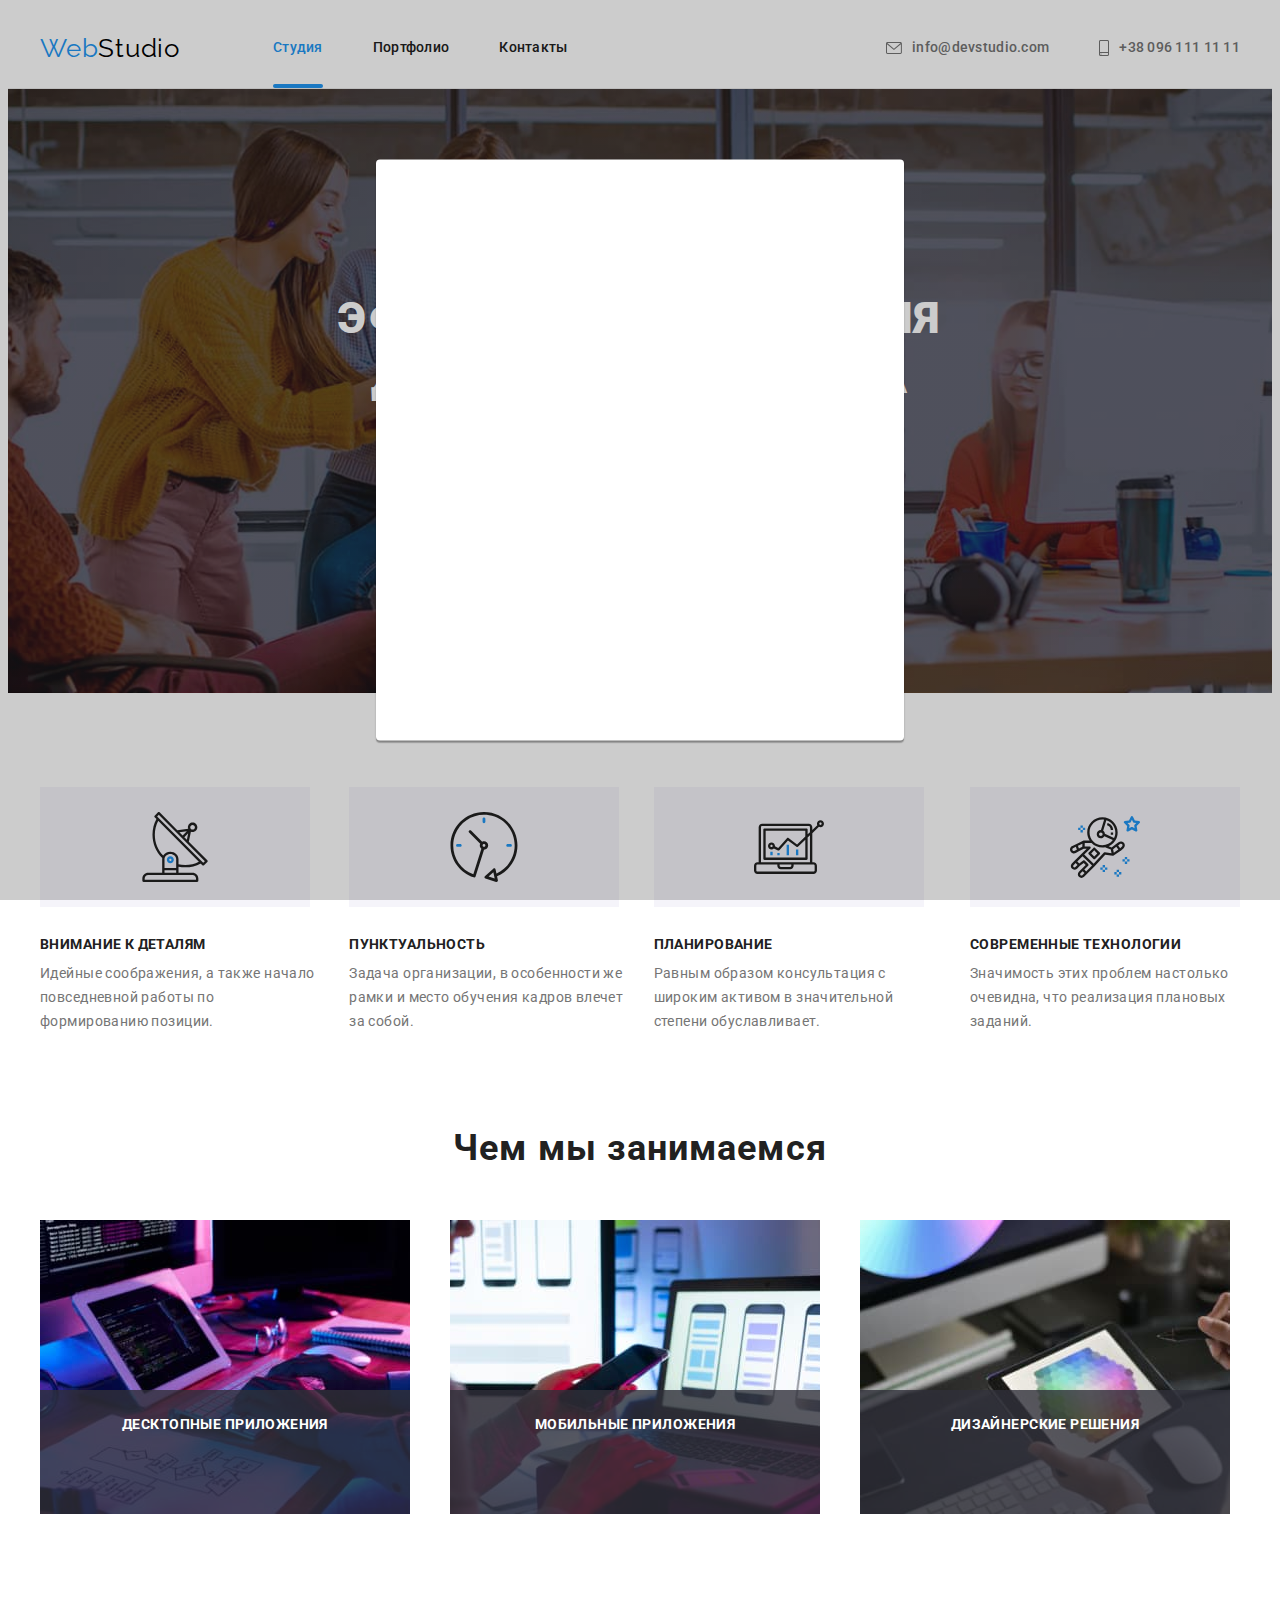
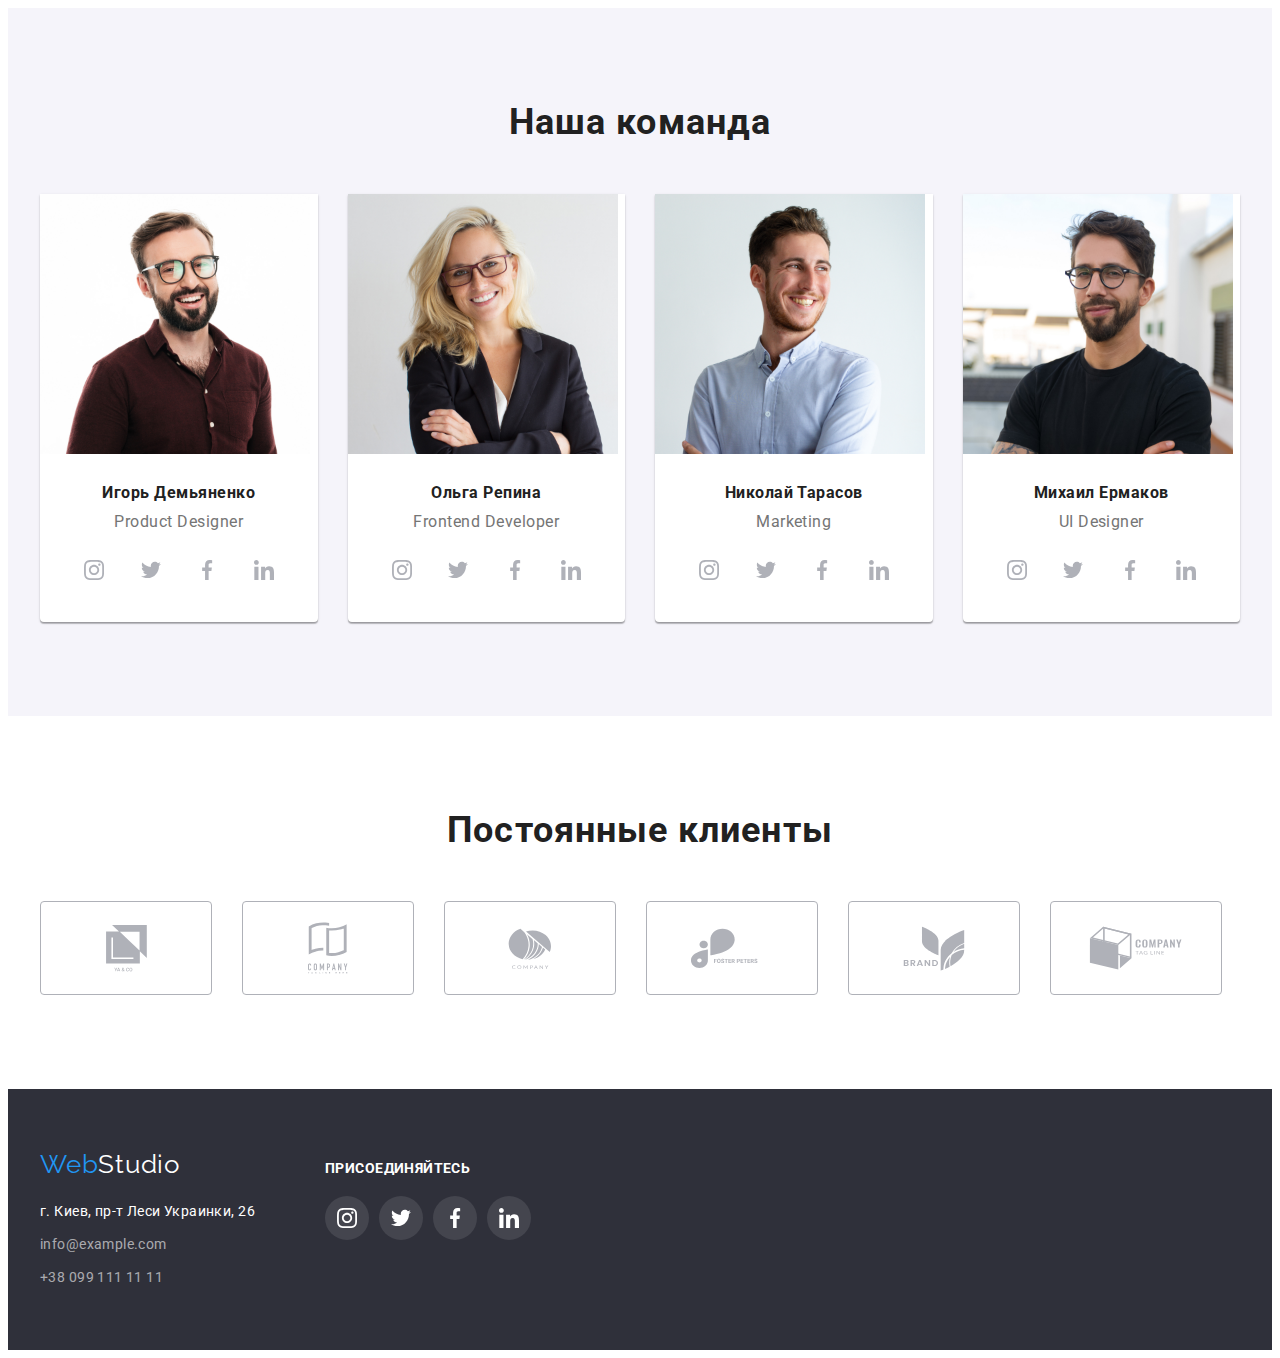
<file: index.html>
<!DOCTYPE html>
<html lang="ru">
    <head>
        <meta charset="UTF-8">
        <meta http-equiv="X-UA-Compatible" content="IE=edge">
        <meta name="viewport" content="width=device-width, initial-scale=1.0">
        <title>Studio</title>
        <link rel="preconnect" href="https://fonts.gstatic.com">
        <link href="https://fonts.googleapis.com/css2?family=Raleway:wght@700&family=Roboto:wght@400;500;700;900&display=swap"
            rel="stylesheet">
        <link rel="stylesheet" href="https://cdnjs.cloudflare.com/ajax/libs/modern-normalize/1.0.0/modern-normalize.min.css"
            integrity="sha512-ISS7cAi1PEhQ8jnbJpJZMd29NlhNj4AWYyLOSp2CE/CsHxTCu+r+t0D2yoJudVrd0/8fTVPUVDzY5Tvli75u/g=="
            crossorigin="anonymous" />
        <link rel="stylesheet" href="./css/style.css" />
    </head>
    <body>
    <!--Navigation-->
        <header class="header">
            <div class="container header-container">
                <nav class="navigation">
                    <a class="link-logo" href="">Web<span class="link-logo-black">Studio</span></a>
                    <ul class="list-navigation">
                        <li class="list-navigation-item"><a class="link studio-link" href="./index.html">Студия</a></li>
                        <li class="list-navigation-item"><a class="link" href="./portfolio.html">Портфолио</a></li>
                        <li class="list-navigation-item"><a class="link" href="">Контакты</a></li>
                    </ul>
                </nav>
                <ul class="list-navigation">
                    <li class="list-navigation-item mail">
                        <a href="mailto:info@devstudio.com" class="link-contact">
                            <svg class="icon-envelope" width="16" height="12">
                                <use href="./images/icons.svg#icon-envelope"></use>
                            </svg>
                        info@devstudio.com</a>
                    </li>
                    <li class="list-navigation-item smartphone">

                        <a href="tel:+380961111111" class="link-contact">
                            <svg class="icon-smartphone" width="10" height="16">
                                <use href="./images/icons.svg#icon-smartphone"></use>
                            </svg>
                        +38 096 111 11 11</a>
                    </li>
                </ul>
            </div>
        </header>

        <!--Main-->
        <main>
            <!--Section main-->
            <section class="section-main section">
                <div class="container">
                    <h1 class="hero-title ">Эффективные решения <br> для вашего бизнеса</h1>
                    <button class="btn" type="button">Заказать услугу</button>
                </div>
            </section>

            <!--Section features-->
            <section class="section-features">
                <div class="container">
                    <h2 class="visually-hidden">Особенности</h2>
                    <ul class="specifics">
                        <li class="section-features-item specifics-list">
                            <div class="icon-features">
                                <svg class="icon-antenna" width="70" height="70">
                                    <use href="./images/icons.svg#icon-antenna"></use>
                                </svg>
                            </div>
                            <h3 class="section-features-title">Внимание к деталям</h3>
                            <p class="section-features-paragraf">Идейные соображения, а также начало повседневной работы по формированию позиции.</p>
                        </li>
                        <li class="section-features-item specifics-list">
                            <div class="icon-features">
                                <svg class="icon-clock" width="70" height="70">
                                    <use href="./images/icons.svg#icon-clock"></use>
                                </svg>
                            </div>
                            <h3 class="section-features-title">Пунктуальность</h3>
                            <p class="section-features-paragraf">Задача организации, в особенности же рамки и место обучения кадров влечет за собой.</p>
                        </li>
                        <li class="section-features-item specifics-list">
                            <div class="icon-features">
                                <svg class="icon-diagram" width="70" height="70">
                                    <use href="./images/icons.svg#icon-diagram"></use>
                                </svg>
                            </div>
                            <h3 class="section-features-title">Планирование</h3>
                            <p class="section-features-paragraf">Равным образом консультация с широким активом в значительной степени обуславливает.</p>
                        </li>
                        <li class="section-features-item specifics-list">
                            <div class="icon-features">
                                <svg class="icon-astronaut" width="70" height="70">
                                    <use href="./images/icons.svg#icon-astronaut"></use>
                                </svg>
                            </div>
                            <h3 class="section-features-title">Современные технологии</h3>
                            <p class="section-features-paragraf">Значимость этих проблем настолько очевидна, что реализация плановых заданий.</p>
                        </li>
                    </ul>
                </div>
            </section>

            <!--Section work-->
            <section class="section-work section">
                <div class="container">
                    <h2 class="title">Чем мы занимаемся</h2>
                    <ul class="master">
                        <li class="section-work-item">
                            <img src="./images/box1.jpg" alt="Планшет" width="370">
                            <p class="section-work-item-paragraf">Десктопные приложения</p>
                        </li>
                        <li class="section-work-item">
                            <img src="./images/box2.jpg" alt="Телефон" width="370">
                            <p class="section-work-item-paragraf">Мобильные приложения</p>
                        </li>
                        <li class="section-work-item">
                            <img src="./images/box3.jpg" alt="Палитра цветов на планшете" width="370">
                            <p class="section-work-item-paragraf">Дизайнерские решения</p>
                        </li>
                    </ul>
                </div>
            </section>

            <!--Team-->
            <section class="section-team section">
                <div class="container">
                    <h2 class="title">Наша команда</h2>
                    <ul class="master">
                        <li class="section-team-item">
                            <img src="./images/img1.jpg" alt="Учасник1" width="270">
                            <div class="master-item">
                                <h3 class="section-team-title">Игорь Демьяненко</h3>
                                <p class="section-team-paragraf" lang="en">Product Designer</p>
                                <ul class="social-list">
                                    <li>
                                        <a href="" class="social-list-link">
                                            <svg class="social-list-icon">
                                                <use href="./images/icons.svg#icon-instagram"></use>
                                            </svg>
                                        </a>
                                    </li>
                                    <li>
                                        <a href="" class="social-list-link">
                                            <svg class="social-list-icon">
                                                <use href="./images/icons.svg#icon-twitter"></use>
                                            </svg>
                                        </a>
                                    </li>
                                    <li>
                                        <a href="" class="social-list-link">
                                            <svg class="social-list-icon">
                                                <use href="./images/icons.svg#icon-facebook"></use>
                                            </svg>
                                        </a>
                                    </li>
                                    <li>
                                        <a href="" class="social-list-link">
                                            <svg class="social-list-icon">
                                                <use href="./images/icons.svg#icon-linkedin"></use>
                                            </svg>
                                        </a>
                                    </li>
                                </ul>
                            </div>
                        </li>
                        <li class="section-team-item">
                            <img src="./images/img2.jpg" alt="Учасник2" width="270">
                            <div class="master-item">
                                <h3 class="section-team-title">Ольга Репина</h3>
                                <p class="section-team-paragraf" lang="en">Frontend Developer</p>
                                <ul class="social-list">
                                    <li>
                                        <a href="" class="social-list-link">
                                            <svg class="social-list-icon">
                                                <use href="./images/icons.svg#icon-instagram"></use>
                                            </svg>
                                        </a>
                                    </li>
                                    <li>
                                        <a href="" class="social-list-link">
                                            <svg class="social-list-icon">
                                                <use href="./images/icons.svg#icon-twitter"></use>
                                            </svg>
                                        </a>
                                    </li>
                                    <li>
                                        <a href="" class="social-list-link">
                                            <svg class="social-list-icon">
                                                <use href="./images/icons.svg#icon-facebook"></use>
                                            </svg>
                                        </a>
                                    </li>
                                    <li>
                                        <a href="" class="social-list-link">
                                            <svg class="social-list-icon">
                                                <use href="./images/icons.svg#icon-linkedin"></use>
                                            </svg>
                                        </a>
                                    </li>
                                </ul>
                            </div>
                        </li>
                        <li class="section-team-item">
                            <img src="./images/img3.jpg" alt="Учасник3" width="270">
                            <div class="master-item">
                                <h3 class="section-team-title">Николай Тарасов</h3>
                                <p class="section-team-paragraf" lang="en">Marketing</p>
                                <ul class="social-list">
                                    <li>
                                        <a href="" class="social-list-link">
                                            <svg class="social-list-icon">
                                                <use href="./images/icons.svg#icon-instagram"></use>
                                            </svg>
                                        </a>
                                    </li>
                                    <li>
                                        <a href="" class="social-list-link">
                                            <svg class="social-list-icon">
                                                <use href="./images/icons.svg#icon-twitter"></use>
                                            </svg>
                                        </a>
                                    </li>
                                    <li>
                                        <a href="" class="social-list-link">
                                            <svg class="social-list-icon">
                                                <use href="./images/icons.svg#icon-facebook"></use>
                                            </svg>
                                        </a>
                                    </li>
                                    <li>
                                        <a href="" class="social-list-link">
                                            <svg class="social-list-icon">
                                                <use href="./images/icons.svg#icon-linkedin"></use>
                                            </svg>
                                        </a>
                                    </li>
                                </ul>
                            </div>
                        </li>
                        <li class="section-team-item">
                            <img src="./images/img4.jpg" alt="Учасник4" width="270">
                            <div class="master-item">
                                <h3 class="section-team-title">Михаил Ермаков</h3>
                                <p class="section-team-paragraf" lang="en">UI Designer</p>
                                <ul class="social-list">
                                    <li>
                                        <a href="" class="social-list-link">
                                            <svg class="social-list-icon">
                                                <use href="./images/icons.svg#icon-instagram"></use>
                                            </svg>
                                        </a>
                                    </li>
                                    <li>
                                        <a href="" class="social-list-link">
                                            <svg class="social-list-icon">
                                                <use href="./images/icons.svg#icon-twitter"></use>
                                            </svg>
                                        </a>
                                    </li>
                                    <li>
                                        <a href="" class="social-list-link">
                                            <svg class="social-list-icon">
                                                <use href="./images/icons.svg#icon-facebook"></use>
                                            </svg>
                                        </a>
                                    </li>
                                    <li>
                                        <a href="" class="social-list-link">
                                            <svg class="social-list-icon">
                                                <use href="./images/icons.svg#icon-linkedin"></use>
                                            </svg>
                                        </a>
                                    </li>
                                </ul>
                            </div>
                        </li>
                    </ul>
                </div>
            </section>

            <!--Clients-->
            <section class="section-clients section">
                <div class="container">
                    <h2 class="title">Постоянные клиенты</h2>
                    <ul class="clients">
                        <li class="client-list">
                            <a href="" class="client-link">
                                <svg class="client-item" width="41" height="46.7">
                                    <use href="./images/icons.svg#icon-company1"></use>
                                </svg>
                            </a>
                        </li>
                        <li class="client-list">
                            <a href="" class="client-link">
                                <svg class="client-item" width="40" height="52">
                                    <use href="./images/icons.svg#icon-company2"></use>
                                </svg>
                            </a>
                        </li>
                        <li class="client-list">
                            <a href="" class="client-link">
                                <svg class="client-item" width="43.46" height="41.18">
                                    <use href="./images/icons.svg#icon-company3"></use>
                                </svg>
                            </a>
                        </li>
                        <li class="client-list">
                            <a href="" class="client-link">
                                <svg class="client-item" width="84.44" height="40.62">
                                    <use href="./images/icons.svg#icon-company4"></use>
                                </svg>
                            </a>
                        </li>
                        <li class="client-list">
                            <a href="" class="client-link">
                                <svg class="client-item" width="62.54" height="45.43">
                                    <use href="./images/icons.svg#icon-company5"></use>
                                </svg>
                            </a>
                        </li>
                        <li class="client-list">
                            <a href="" class="client-link">
                                <svg class="client-item" width="93.79" height="43.93">
                                    <use href="./images/icons.svg#icon-company6"></use>
                                </svg>
                            </a>
                        </li>
                    </ul>
                </div>
            </section>
        </main>
        
        <!--Footer-->
        <footer class="footer">
            <div class="container footer-container">
                <div>
                    <a class="link-logo logofoot" href="">Web<span class="link-logo-white">Studio</span></a>
                    <address>
                        <ul>
                            <li class="footer-address-item location"><p class="country">г. Киев, пр-т Леси Украинки, 26</p></li>
                            <li class="footer-address-item email"><a class="footer-address" href="mailto:info@example.com">info@example.com</a></li>
                            <li class="footer-address-item"><a class="footer-address" href="tel:+380991111111">+38 099 111 11 11</a></li>
                        </ul>
                    </address>
                </div>
                <div class="footer-social-container">
                    <h2 class="footter-title">Присоединяйтесь</h2>
                    <ul class="footer-social-list">
                        <li class="link-social">
                            <a href="" class="footer-social-list-link">
                                <svg class="footer-social-list-icon">
                                    <use href="./images/icons.svg#icon-instagram"></use>
                                </svg>
                            </a>
                        </li>
                        <li class="link-social">
                            <a href="" class="footer-social-list-link">
                                <svg class="footer-social-list-icon">
                                    <use href="./images/icons.svg#icon-twitter"></use>
                                </svg>
                            </a>
                        </li>
                        <li class="link-social">
                            <a href="" class="footer-social-list-link">
                                <svg class="footer-social-list-icon">
                                    <use href="./images/icons.svg#icon-facebook"></use>
                                </svg>
                            </a>
                        </li>
                        <li class="link-social">
                            <a href="" class="footer-social-list-link">
                                <svg class="footer-social-list-icon">
                                    <use href="./images/icons.svg#icon-linkedin"></use>
                                </svg>
                            </a>
                        </li>
                    </ul>
                </div>
            </div>
        </footer>

        <!--Backdrop-->
        <div class="backdrop">
            <div class="modal"></div>
        </div>
    </body>
</html>
</file>
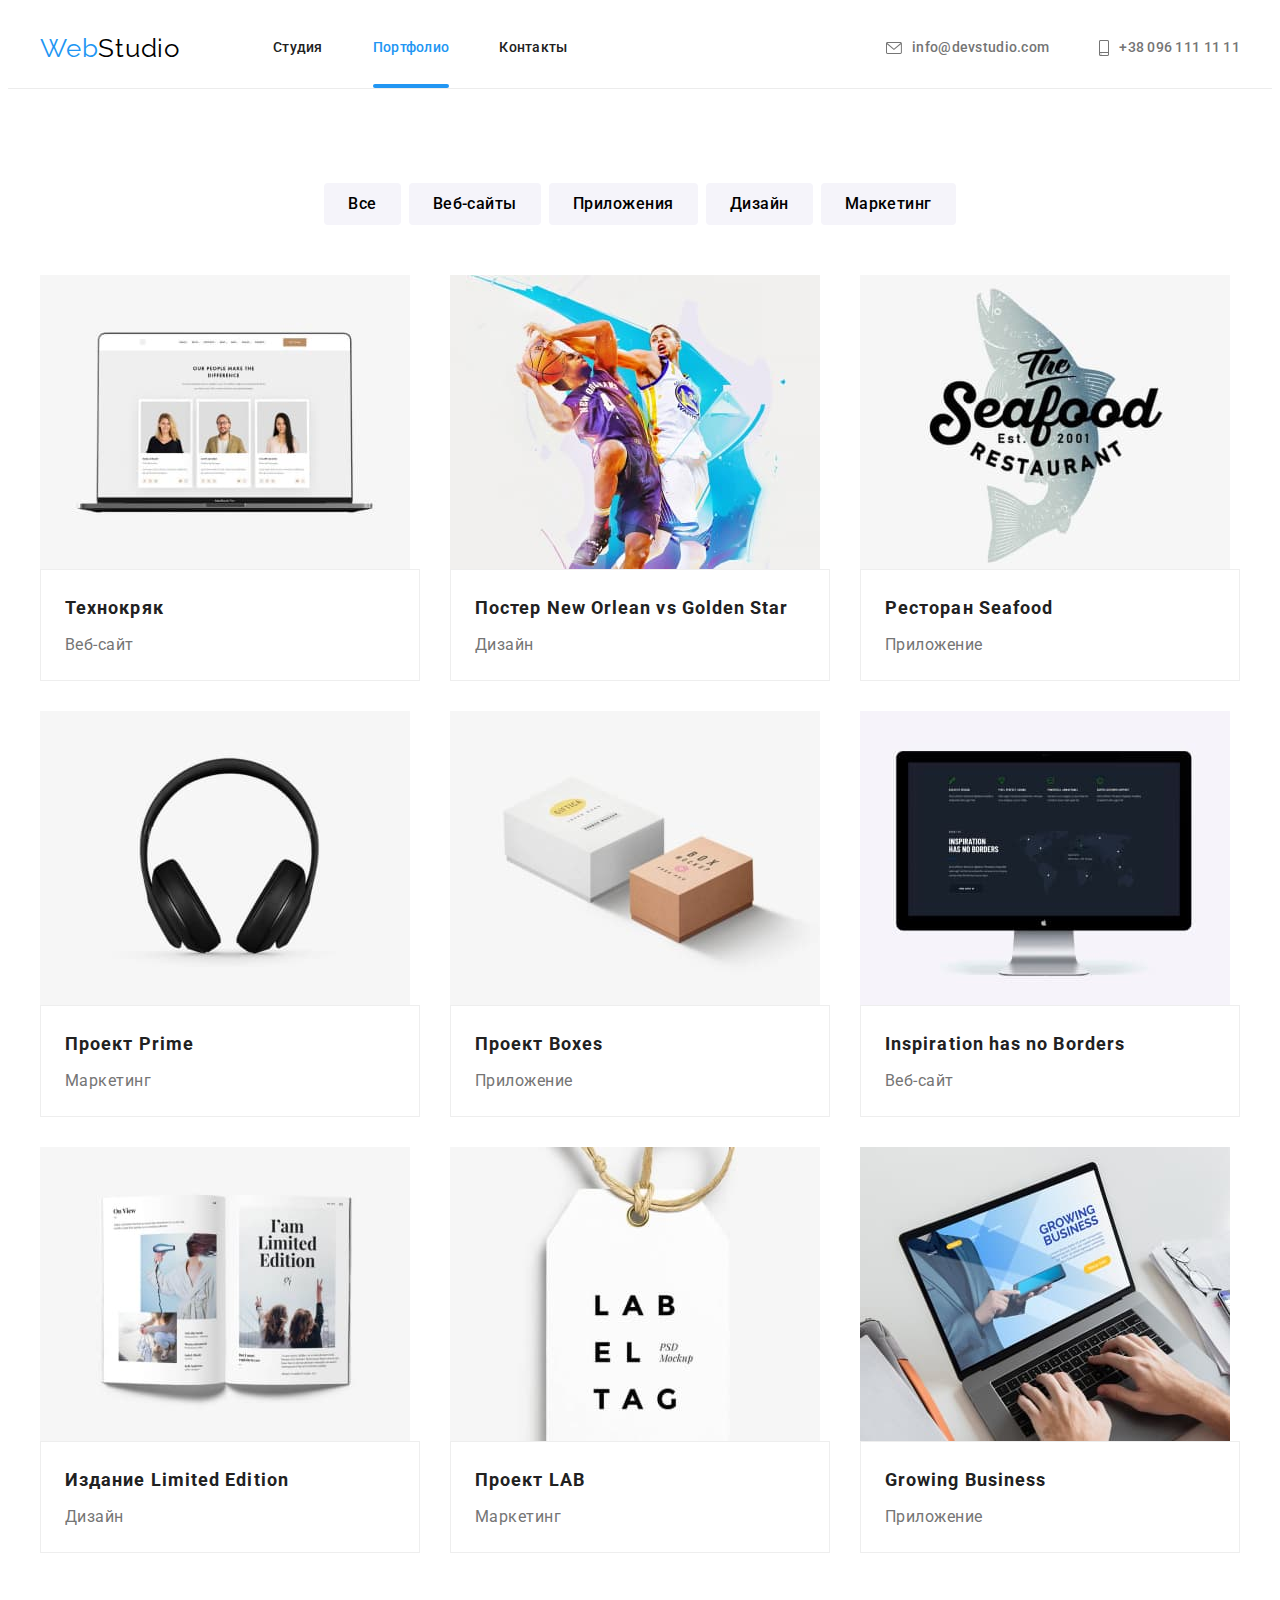
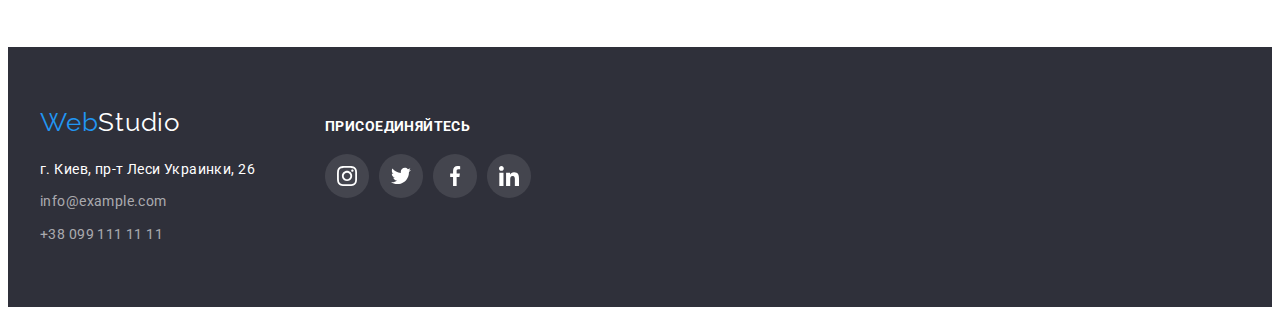
<file: portfolio.html>
<!DOCTYPE html>
<html lang="ru">
    <head>
        <meta charset="UTF-8">
        <meta http-equiv="X-UA-Compatible" content="IE=edge">
        <meta name="viewport" content="width=device-width, initial-scale=1.0">
        <title>Portfolio</title>
        <link rel="preconnect" href="https://fonts.gstatic.com">
        <link href="https://fonts.googleapis.com/css2?family=Raleway:wght@700&family=Roboto:wght@400;500;700;900&display=swap"
            rel="stylesheet">
        <link rel="stylesheet" href="https://cdnjs.cloudflare.com/ajax/libs/modern-normalize/1.0.0/modern-normalize.min.css"
            integrity="sha512-ISS7cAi1PEhQ8jnbJpJZMd29NlhNj4AWYyLOSp2CE/CsHxTCu+r+t0D2yoJudVrd0/8fTVPUVDzY5Tvli75u/g=="
            crossorigin="anonymous" />
        <link rel="stylesheet" href="./css/style.css" />
    </head>
    <body>
        <!--Navigation-->
        <header class="header">
            <div class="container header-container">
                <nav class="navigation">
                    <a class="link-logo" href="">Web<span class="link-logo-black">Studio</span></a>
                    <ul class="list-navigation">
                        <li class="list-navigation-item"><a class="link" href="./index.html">Студия</a></li>
                        <li class="list-navigation-item"><a class="link portfolio-link" href="./portfolio.html">Портфолио</a></li>
                        <li class="list-navigation-item"><a class="link" href="">Контакты</a></li>
                    </ul>
                </nav>
                <ul class="list-navigation">
                    <li class="list-navigation-item mail">
                        <a href="mailto:info@devstudio.com" class="link-contact">
                            <svg class="icon-envelope" width="16" height="12">
                                <use href="./images/icons.svg#icon-envelope"></use>
                            </svg>
                        info@devstudio.com</a>
                    </li>
                    <li class="list-navigation-item smartphone">
                        <a href="tel:+380961111111" class="link-contact">
                            <svg class="icon-smartphone" width="10" height="16">
                                <use href="./images/icons.svg#icon-smartphone"></use>
                            </svg>
                        +38 096 111 11 11</a>
                    </li>
                </ul>
            </div>
        </header>

        <!--Main-->
        <main>
            <section class="section-portfolio-main section">
                <div class="container">
                    <h1 class="visually-hidden">Портфолио</h1>
                    <ul class="portfolio-btn-list">  
                        <li class="section-portfolio-item btn-item"><button class="portfolio-btn" type="button">Все</button></li>
                        <li class="section-portfolio-item btn-item"><button class="portfolio-btn" type="button">Веб-сайты</button></li>
                        <li class="section-portfolio-item btn-item"><button class="portfolio-btn" type="button">Приложения</button></li>
                        <li class="section-portfolio-item btn-item"><button class="portfolio-btn" type="button">Дизайн</button></li>
                        <li class="section-portfolio-item btn-item"><button class="portfolio-btn" type="button">Маркетинг</button></li>
                    </ul>
                    <ul class="portfolio">
                        <li class="section-portfolio-item portfolio-lis">
                            <a href="" class="portfolio-link-item">
                                <div class="overlay-list">
                                    <img src="./images/img-p1.jpg"alt="Ноутбук" width="370">
                                    <p class="overlay">Технокряк это современная площадка распространения коронавируса. Компании используют эту платформу для цифрового
                                    шпионажа и атак на защищённые сервера конкурентов.</p>
                                </div>
                                <div class="portfolio-product">
                                    <h2 class="portfolio-title">Технокряк</h2>
                                    <p class="portfolio-paragraf">Веб-сайт</p>
                                </div>
                            </a>
                        </li>
                        <li class="section-portfolio-item-list portfolio-lis">
                            <a href="" class="portfolio-link-item">
                                <div class="overlay-list">
                                    <img src="./images/img-p2.jpg" alt="Два баскетболіста на плакаті" width="370">
                                    <p class="overlay">Технокряк это современная площадка распространения коронавируса. Компании используют эту платформу для цифрового
                                    шпионажа и атак на защищённые сервера конкурентов.</p>
                                </div>
                                <div class="portfolio-product">
                                    <h2 class="portfolio-title">Постер <span lang="en">New Orlean vs Golden Star</span></h2>
                                    <p class="portfolio-paragraf">Дизайн</p>
                                </div>
                            </a>
                        </li>
                        <li class="section-portfolio-item-list portfolio-lis">
                            <a href="" class="portfolio-link-item">
                                <div class="overlay-list">
                                    <img src="./images/img-p3.jpg" alt="Зображення рибини на емблемі ресторану" width="370">
                                    <p class="overlay">Технокряк это современная площадка распространения коронавируса. Компании используют эту платформу
                                    для цифрового
                                    шпионажа и атак на защищённые сервера конкурентов.</p>
                                </div>
                                <div class="portfolio-product">
                                    <h2 class="portfolio-title">Ресторан <span lang="en">Seafood</span></h2>
                                    <p class="portfolio-paragraf">Приложение</p>
                                </div>
                            </a>
                        </li>
                        <li class="section-portfolio-item-list portfolio-lis">
                            <a href="" class="portfolio-link-item">
                                <div class="overlay-list">
                                    <img src="./images/img-p4.jpg" alt="Навушники" width="370">
                                    <p class="overlay">Технокряк это современная площадка распространения коронавируса. Компании используют эту платформу
                                    для цифрового
                                    шпионажа и атак на защищённые сервера конкурентов.</p>
                                </div>
                                <div class="portfolio-product">
                                    <h2 class="portfolio-title">Проект <span lang="en">Prime</span></h2>
                                    <p class="portfolio-paragraf">Маркетинг</p>
                                </div>
                            </a>
                        </li>
                        <li class="section-portfolio-item-list portfolio-lis">
                            <a href="" class="portfolio-link-item">
                                <div class="overlay-list">
                                    <img src="./images/img-p5.jpg" alt="Біла та коричнева коробка" width="370">
                                    <p class="overlay">Технокряк это современная площадка распространения коронавируса. Компании используют эту платформу
                                    для цифрового
                                    шпионажа и атак на защищённые сервера конкурентов.</p>
                                </div>
                                <div class="portfolio-product">
                                    <h2 class="portfolio-title">Проект <span lang="en">Boxes</span></h2>
                                    <p class="portfolio-paragraf">Приложение</p>
                                </div>
                            </a>
                        </li>
                        <li class="section-portfolio-item-list portfolio-lis">
                            <a href="" class="portfolio-link-item">
                                <div class="overlay-list">
                                    <img src="./images/img-p6.jpg" alt="Робочий монітор" width="370">
                                    <p class="overlay">Технокряк это современная площадка распространения коронавируса. Компании используют эту платформу
                                    для цифрового
                                    шпионажа и атак на защищённые сервера конкурентов.</p>
                                </div>
                                <div class="portfolio-product">
                                    <h2 class="portfolio-title" lang="en">Inspiration has no Borders</h2>
                                    <p class="portfolio-paragraf">Веб-сайт</p>
                                </div>
                            </a>
                        </li>
                        <li class="section-portfolio-item-list portfolio-lis">
                            <a href="" class="portfolio-link-item">
                                <div class="overlay-list">
                                    <img src="./images/img-p7.jpg" alt="Розгорнута книга" width="370">
                                    <p class="overlay">Технокряк это современная площадка распространения коронавируса. Компании используют эту платформу
                                    для цифрового
                                    шпионажа и атак на защищённые сервера конкурентов.</p>
                                </div>
                                <div class="portfolio-product">
                                    <h2 class="portfolio-title">Издание <span lang="en">Limited Edition</span></h2>
                                    <p class="portfolio-paragraf">Дизайн</p>
                                </div>
                            </a>
                        </li>
                        <li class="section-portfolio-item-list portfolio-lis">
                            <a href="" class="portfolio-link-item">
                                <div class="overlay-list">
                                    <img src="./images/img-p8.jpg" alt="Бірка" width="370">
                                    <p class="overlay">Технокряк это современная площадка распространения коронавируса. Компании используют эту платформу
                                    для цифрового
                                    шпионажа и атак на защищённые сервера конкурентов.</p>
                                </div>
                                <div class="portfolio-product">
                                    <h2 class="portfolio-title">Проект <span lang="en">LAB</span></h2>
                                    <p class="portfolio-paragraf">Маркетинг</p>
                                </div>
                            </a>
                        </li>
                        <li class="section-portfolio-item-list portfolio-lis">
                            <a href="" class="portfolio-link-item">
                                <div class="overlay-list">
                                    <img src="./images/img-p9.jpg" alt="Робота за ноутбуком" width="370">
                                    <p class="overlay">Технокряк это современная площадка распространения коронавируса. Компании используют эту платформу
                                    для цифрового
                                    шпионажа и атак на защищённые сервера конкурентов.</p>
                                </div>
                                <div class="portfolio-product">
                                    <h2 class="portfolio-title" lang="en">Growing Business</h2>
                                    <p class="portfolio-paragraf">Приложение</p>
                                </div>
                            </a>
                        </li>
                    </ul>
                </div>
            </section>
        </main>

        <!--Footer-->
        <footer class="footer">
            <div class="container footer-container">
                <div>
                    <a class="link-logo logofoot" href="">Web<span class="link-logo-white">Studio</span></a>
                    <address>
                        <ul>
                            <li class="footer-address-item location">
                                <p class="country">г. Киев, пр-т Леси Украинки, 26</p>
                            </li>
                            <li class="footer-address-item email"><a class="footer-address"
                                    href="mailto:info@example.com">info@example.com</a></li>
                            <li class="footer-address-item"><a class="footer-address" href="tel:+380991111111">+38 099 111 11 11</a>
                            </li>
                        </ul>
                    </address>
                </div>
                <div class="footer-social-container">
                    <h2 class="footter-title">Присоединяйтесь</h2>
                    <ul class="footer-social-list">
                        <li class="link-social">
                            <a href="" class="footer-social-list-link">
                                <svg class="footer-social-list-icon">
                                    <use href="./images/icons.svg#icon-instagram"></use>
                                </svg>
                            </a>
                        </li>
                        <li class="link-social">
                            <a href="" class="footer-social-list-link">
                                <svg class="footer-social-list-icon">
                                    <use href="./images/icons.svg#icon-twitter"></use>
                                </svg>
                            </a>
                        </li>
                        <li class="link-social">
                            <a href="" class="footer-social-list-link">
                                <svg class="footer-social-list-icon">
                                    <use href="./images/icons.svg#icon-facebook"></use>
                                </svg>
                            </a>
                        </li>
                        <li class="link-social">
                            <a href="" class="footer-social-list-link">
                                <svg class="footer-social-list-icon">
                                    <use href="./images/icons.svg#icon-linkedin"></use>
                                </svg>
                            </a>
                        </li>
                    </ul>
                </div>
            </div>
        </footer>
    </body>
</html>
</file>
<file: css/style.css>
:root {
  --accent-color: #2196f3;
  --logo-color: #000000;
  --head-color: #212121;
  --title-color: #757575;
  --background: #2f303a;
  --hero-color: #ffffff;
  --contact-color: rgba(255, 255, 255, 0.6);
  --footer-social-icon: rgba(255, 255, 255, 0.1);
  --color-banner: rgba(47, 48, 58, 0.4);
  --btn-color: #f5f4fa;
  --product-color: #eeeeee;
  --border-color: #ececec;
  --bg-color: #c4c4c4;
  --social-icon-color: #afb1b8;
  --btn-color-portfolio: 0px 3px 1px rgba(0, 0, 0, 0.1), 0px 1px 2px rgba(0, 0, 0, 0.08),
    0px 2px 2px rgba(0, 0, 0, 0.12);
  --portfolio-product-color: 0px 1px 1px rgba(0, 0, 0, 0.12), 0px 4px 4px rgba(0, 0, 0, 0.06),
    1px 4px 6px rgba(0, 0, 0, 0.16);
  --portfolio-overlay-color: rgba(33, 150, 243, 0.9);
  --section-work-item-paragraf-color: rgba(47, 48, 58, 0.8);
  --backdrop-color: rgba(0, 0, 0, 0.2);
  --modal-color: 0px 1px 3px rgba(0, 0, 0, 0.12), 0px 1px 1px rgba(0, 0, 0, 0.14),
    0px 2px 1px rgba(0, 0, 0, 0.2);
}

h1,
h2,
h3,
h4,
h5,
h6,
p {
  margin-top: 0;
  margin-bottom: 0;
}

ul,
ol {
  margin-top: 0;
  margin-bottom: 0;
  padding-left: 0;
}

img {
  display: block;
}

body {
  font-family: 'Roboto', sans-serif;
  color: var(--title-color);
}

li {
  list-style-type: none;
}

.section {
  padding-top: 94px;
  padding-bottom: 94px;
}
.container {
  width: 1200px;
  padding-right: 15px;
  padding-left: 15px;
  margin: 0 auto;
}
.header-container {
  display: flex;
  align-items: center;
  justify-content: space-between;
}
.navigation {
  display: flex;
  align-items: center;
}

.list-navigation {
  display: flex;
  margin-left: auto;
}
/* ========== HEADER ========== */

.header {
  /* padding-top: 24px;
  padding-bottom: 25px; */
  border-bottom: 1px solid var(--border-color);
}

.link-logo {
  font-family: Raleway;
  font-size: 26px;
  line-height: 1.19;
  letter-spacing: 0.03em;
  text-decoration: none;
  color: var(--accent-color);
  margin-right: 93px;
}
.link-logo-black {
  font-family: Raleway;
  font-size: 26px;
  line-height: 1.19;
  letter-spacing: 0.03em;
  color: var(--logo-color);
}
.list-navigation-item:not(:last-child) {
  margin-right: 50px;
}
.list-navigation-item {
  display: flex;
  align-items: center;
  justify-content: center;
}
.link {
  position: relative;
  font-weight: 500;
  font-size: 14px;
  line-height: 1.14;
  letter-spacing: 0.02em;
  color: var(--head-color);
  padding-top: 32px;
  padding-bottom: 32px;
  text-decoration: none;
}
.studio-link::after,
.portfolio-link::after {
  content: '';
  position: absolute;
  left: 0%;
  bottom: 0%;
  display: block;
  width: 100%;
  height: 4px;

  background: var(--accent-color);
  border-radius: 2px;
}
.link:hover,
.link:focus {
  color: var(--accent-color);
  transition: color 250ms cubic-bezier(0.4, 0, 0.2, 1);
}
.studio-link,
.portfolio-link {
  color: var(--accent-color);
}
.link-contact {
  font-weight: 500;
  font-size: 14px;
  line-height: 1.14;
  letter-spacing: 0.02em;
  display: flex;
  align-items: center;
  justify-content: center;
  color: var(--contact);
  text-decoration: none;
}
.link-contact:hover,
.link-contact:focus {
  color: var(--accent-color);
  transition: color 250ms cubic-bezier(0.4, 0, 0.2, 1);
}
.mail {
  margin-right: 50px;
}
.icon-envelope {
  margin-right: 10px;
  fill: currentColor;
}
.icon-smartphone {
  margin-right: 10px;
  fill: currentColor;
}
.link-contact:hover .icon-envelope,
.link-contact:focus .icon-envelope {
  fill: currentColor;
}
.link-contact:hover .icon-smartphone,
.link-contact:focus .icon-smartphone {
  fill: currentColor;
}
/* ========== END HEADER ========== */

/* ========== SECTION MAIN ========== */
.section-main {
  background: var(--bg-color);
  max-width: 1600px;
  margin-left: auto;
  margin-right: auto;
  background-repeat: no-repeat;
  background-position: center;
  background-size: cover;
  padding-top: 200px;
  padding-bottom: 200px;
  background-image: linear-gradient(to right, rgba(47, 48, 58, 0.4), rgba(47, 48, 58, 0.4)),
    url('../images/banner.jpg');
}
.hero-title {
  font-weight: 900;
  font-size: 44px;
  line-height: 1.36;
  text-align: center;
  letter-spacing: 0.06em;
  text-transform: uppercase;
  color: var(--hero-color);
}
.btn {
  font-family: inherit;
  font-size: 16px;
  line-height: 1.87;
  align-items: center;
  text-align: center;
  letter-spacing: 0.06em;
  color: var(--hero-color);
  background: var(--accent-color);
  cursor: pointer;
  display: block;
  margin-top: 30px;
  margin-left: auto;
  margin-right: auto;
  padding: 10px 32px;
  border-color: transparent;
  border-radius: 4px;
  box-shadow: 0px 4px 4px rgba(0, 0, 0, 0.15);
}
/* ========== END SECTION MAIN ========== */

/* ========== SECTION FEATURES ========== */
.title {
  font-size: 36px;
  line-height: 1.16;
  text-align: center;
  letter-spacing: 0.03em;
  color: var(--head-color);
  margin-bottom: 50px;
}
.visually-hidden {
  position: absolute;
  width: 1px;
  height: 1px;
  margin: -1px;
  border: 0;
  padding: 0;
  white-space: nowrap;
  clip-path: inset(100%);
  clip: rect(0 0 0 0);
  overflow: hidden;
}
.section-features {
  padding-top: 94px;
}
.section-features-title {
  font-size: 14px;
  line-height: 1.14;
  letter-spacing: 0.03em;
  text-transform: uppercase;
  color: var(--head-color);
  margin-bottom: 10px;
  width: 270px;
}
.specifics-list:not(:last-child) {
  margin-right: 30px;
}
.section-features-item {
  list-style-type: none;
}
.section-features-paragraf {
  font-size: 14px;
  line-height: 1.71;
  letter-spacing: 0.03em;
  color: var(--title-color);
}
.specifics {
  display: flex;
  justify-content: space-between;
}
/* .icon-antenna {
  margin-right: auto;
  margin-left: auto;
} */
/* .section-features-item::before {
  display: block;
  content: '';
  height: 120px;
  margin-bottom: 30px;
  border-radius: 4px;
  background-size: contain;
  background-position: center;
  background-repeat: no-repeat;
  background: var(--btn-color);
} */
.icon-features {
  display: flex;
  align-items: center;
  justify-content: center;
  width: 270px;
  height: 120px;
  background: var(--btn-color);
  margin-bottom: 30px;
}
/* ========== END SECTION FEATURES ========== */

/* ========== SECTION WORK ========== */
.section-work-item {
  flex-basis: calc((100% - 90px) / 3);
  margin-left: 30px;
  margin-top: 30px;
  list-style-type: none;
  position: relative;
}
.section-work-item-paragraf {
  position: absolute;
  bottom: 0%;
  left: 0%;
  overflow: auto;
  width: 370px;
  height: 70px;
  font-weight: bold;
  font-size: 14px;
  line-height: 1.14;
  text-align: center;
  padding-top: 27px;
  padding-bottom: 27px;
  letter-spacing: 0.03em;
  text-transform: uppercase;
  color: var(--hero-color);
  background: var(--section-work-item-paragraf-color);
}
/* ========== END SECTION WORK ========== */

/* ========== SECTION TEAM ========== */
.section-team-title {
  font-size: 16px;
  line-height: 1.18;
  letter-spacing: 0.03em;
  color: var(--head-color);
  margin-bottom: 10px;
}
.section-team-paragraf {
  font-size: 16px;
  line-height: 1.18;
  letter-spacing: 0.03em;
  text-align: center;
  color: var(--title-color);
  margin-bottom: 16px;
}
.master {
  display: flex;
  flex-wrap: wrap;
  margin-left: -30px;
  margin-top: -30px;
}
.section-team-item {
  list-style-type: none;
  margin-left: 30px;
  margin-top: 30px;
  flex-basis: calc((100% - 120px) / 4);
  background: var(--hero-color);
  box-shadow: 0px 1px 3px rgba(0, 0, 0, 0.12), 0px 1px 1px rgba(0, 0, 0, 0.14),
    0px 2px 1px rgba(0, 0, 0, 0.2);
  border-radius: 0px 0px 4px 4px;
}
.section-team-title {
  text-align: center;
  margin-bottom: 10px;
}
.master-item {
  padding-top: 30px;
  padding-bottom: 30px;
  padding-left: 32px;
  padding-right: 32px;
  text-align: center;
}
.section-team {
  background: var(--btn-color);
}
.social-list {
  display: flex;
  justify-content: space-between;
}
.social-list-link {
  display: flex;
  align-items: center;
  justify-content: center;
  width: 44px;
  height: 44px;
  background-color: var(--hero-color);
  border-radius: 50%;
}

.social-list-link:hover,
.social-list-link:focus {
  background-color: var(--accent-color);
  transition: background-color 250ms cubic-bezier(0.4, 0, 0.2, 1);
}

.social-list-link:hover .social-list-icon,
.social-list-link:focus .social-list-icon {
  fill: var(--hero-color);
  transition: fill 250ms cubic-bezier(0.4, 0, 0.2, 1);
}
.social-list-icon {
  width: 20px;
  height: 20px;
  fill: var(--social-icon-color);
}
/* ========== END SECTION TEAM ========== */

/* ========== CLIENTS ========== */
.client-list:not(:last-child) {
  margin-right: 30px;
}
.clients {
  display: flex;
}
.client-list {
  display: flex;
  align-items: center;
  justify-content: center;
  width: 170px;
  height: 92px;
  border: 1px solid var(--social-icon-color);
  border-radius: 4px;
  cursor: pointer;
}
.client-list:hover,
.client-list:focus {
  border-color: var(--accent-color);
  transition: border-color 250ms cubic-bezier(0.4, 0, 0.2, 1);
}

.client-item {
  fill: var(--social-icon-color);
}
.clients .client-link {
  display: flex;
  align-items: center;
  justify-content: center;
  width: 170px;
  height: 92px;
}
.client-link:hover .client-item,
.client-link:focus .client-item {
  fill: var(--accent-color);
  transition: fill 250ms cubic-bezier(0.4, 0, 0.2, 1);
}
/* ========== END CLIENTS ========== */

/* ========== FOOTER ========== */
.footer-container {
  display: flex;
}
.footer {
  background: var(--background);
  padding-top: 60px;
  padding-bottom: 60px;
}

address {
  margin-top: 20px;
}
.link-logo-white {
  color: var(--hero-color);
}
.country {
  font-style: normal;
  font-size: 14px;
  line-height: 1.71;
  letter-spacing: 0.03em;
  color: var(--hero-color);
}
.location {
  margin-bottom: 9px;
}
.email {
  margin-bottom: 9px;
}
.footer-address {
  font-style: normal;
  font-size: 14px;
  line-height: 1.71;
  letter-spacing: 0.03em;
  color: var(--contact-color);
  text-decoration: none;
}
.footer-address-item {
  list-style-type: none;
}
.footer-address:hover,
.footer-address:focus {
  color: var(--accent-color);
  transition: color 250ms cubic-bezier(0.4, 0, 0.2, 1);
}
.logofoot {
  margin: 0 auto;
}
.footer-social-list {
  display: flex;
  margin-top: 20px;
  align-items: center;
}
.footer-social-list-link {
  display: flex;
  align-items: center;
  justify-content: center;
  width: 44px;
  height: 44px;
  background-color: var(--footer-social-icon);
  border-radius: 50%;
}
.footer-social-list-icon {
  width: 20px;
  height: 20px;
  fill: var(--hero-color);
}
.footer-social-list-link:hover,
.footer-social-list-link:focus {
  background: var(--accent-color);
  transition: background 250ms cubic-bezier(0.4, 0, 0.2, 1);
}
.footter-title {
  font-size: 14px;
  line-height: 16px;
  letter-spacing: 0.03em;
  text-transform: uppercase;
  color: var(--hero-color);
}
.footer-social-container {
  margin-left: 70px;
}
.link-social:not(:last-child) {
  margin-right: 10px;
}
.footer-container {
  align-items: baseline;
}
/* ========== END FOOTER ========== */

/* ========== PORTFOLIO ========== */
.portfolio-btn {
  font-family: inherit;
  font-weight: 500;
  font-size: 16px;
  line-height: 1.62;
  text-align: center;
  letter-spacing: 0.03em;
  padding-top: 6px;
  padding-bottom: 6px;
  padding-left: 22px;
  padding-right: 22px;
  background: var(--btn-color);
  border-radius: 4px;
  border-color: transparent;
  transition: background 250ms cubic-bezier(0.4, 0, 0.2, 1), color 250ms, box-shadow 250ms;
}
.portfolio-btn:hover,
.portfolio-btn:focus {
  background: var(--accent-color);
  color: var(--hero-color);
  cursor: pointer;
  box-shadow: var(--btn-color-portfolio);
}
.btn-item:not(:last-child) {
  margin-right: 8px;
}
.portfolio-title {
  font-weight: bold;
  font-size: 18px;
  line-height: 2;
  letter-spacing: 0.06em;
  color: var(--head-color);
}
.portfolio-paragraf {
  font-size: 16px;
  line-height: 1.87;
  letter-spacing: 0.03em;
  color: var(--title-color);
}
.portfolio {
  display: flex;
  flex-wrap: wrap;
  margin-left: -30px;
  margin-top: -30px;
}
.portfolio-lis {
  list-style-type: none;
  flex-basis: calc((100% - 90px) / 3);
  margin-left: 30px;
  margin-top: 30px;
}
.portfolio-product {
  padding-top: 20px;
  padding-bottom: 20px;
  padding-left: 24px;
  padding-right: 24px;
  border-top: none;
  border: 1px solid var(--product-color);
  background: var(--hero-color);
}
.portfolio-paragraf {
  margin-top: 4px;
}
.portfolio-btn-list {
  display: flex;
  justify-content: center;
  margin-bottom: 50px;
}
.section-portfolio-item-list:hover,
.section-portfolio-item-list:focus {
  box-shadow: var(--portfolio-product-color);
}
.overlay-list {
  position: relative;
  overflow: hidden;
}
.overlay {
  position: absolute;
  left: 0;
  top: 0;
  width: 100%;
  height: 100%;
  padding: 63px 24px 63px 24px;
  overflow: auto;
  font-style: normal;
  font-weight: normal;
  font-size: 18px;
  line-height: 1.55;
  letter-spacing: 0.03em;
  color: var(--hero-color);
  background: var(--portfolio-overlay-color);
  transform: translateY(100%);
  transition: transform 250ms cubic-bezier(0.4, 0, 0.2, 1);
}
.portfolio-link-item:hover .overlay,
.portfolio-link-item:focus .overlay {
  transform: translateY(0%);
}
.portfolio-link-item {
  text-decoration: none;
}
/* ==========END PORTFOLIO ========== */

/* ========== MODAL WINDOW ========== */
.backdrop {
  position: fixed;
  left: 0px;
  top: 0px;
  width: 100%;
  height: 100%;
  background-color: var(--backdrop-color);
  z-index: 100;
}
.modal {
  position: absolute;
  top: 50%;
  left: 50%;
  transform: translate(-50%, -50%);
  width: 528px;
  height: 581px;
  background: var(--hero-color);
  box-shadow: var(--modal-color);
  border-radius: 4px;
}
/* ========== END MODAL WINDOW ========== */
</file>
